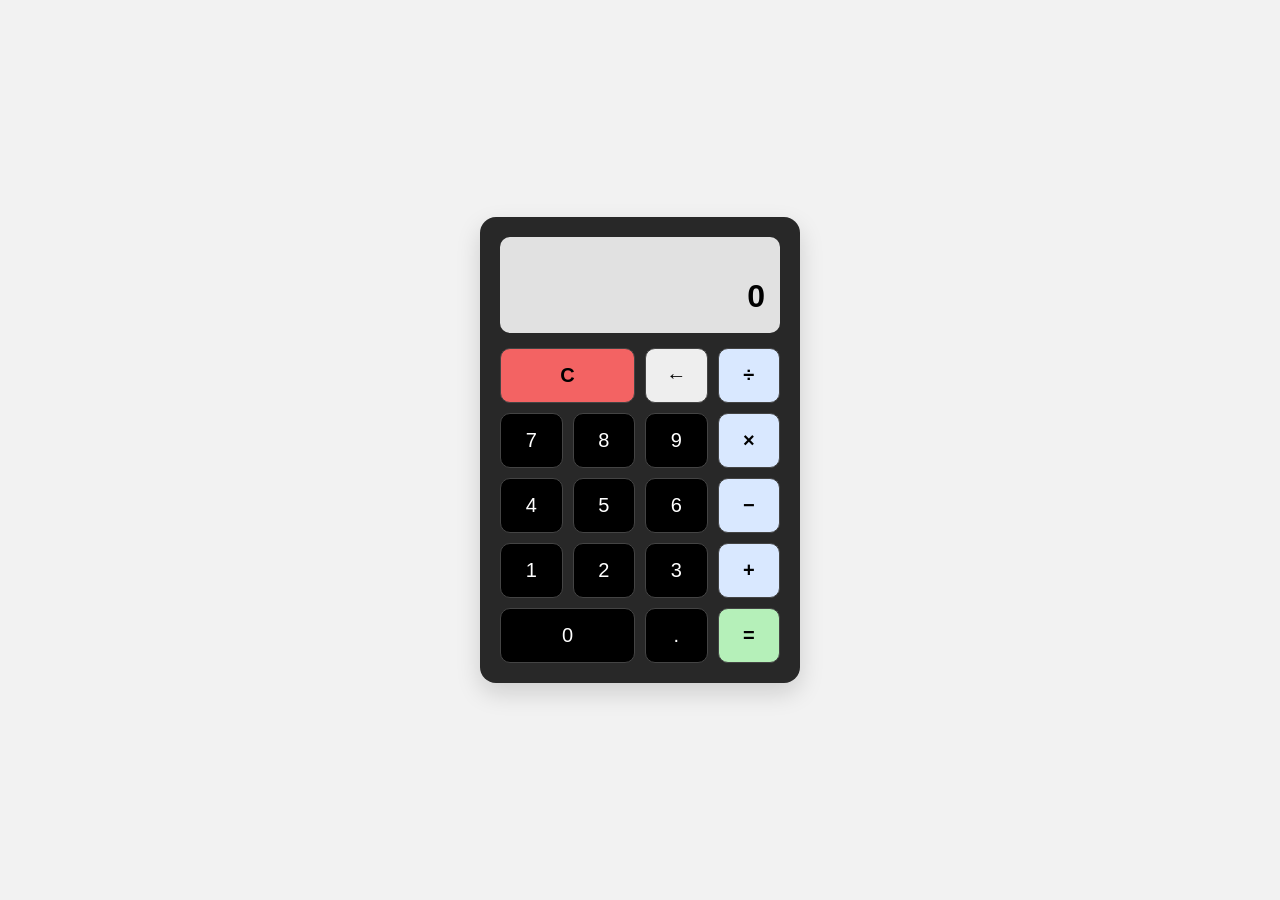
<file: WebDev-L2-Calculator/index.html>
<!DOCTYPE html>
<html lang="en">
<head>
    <meta charset="UTF-8">
    <meta name="viewport" content="width=device-width, initial-scale=1.0">
    <title>Calculator</title>
    <link rel="stylesheet" href="style.css">
</head>

<body>

    <main class="calculator">

        <div class="display">
            <div id="previous-number" aria-live="polite"></div>
            <div id="current-number" aria-live="polite" aria-atomic="true">0</div>
        </div>

        <div class="buttons">

            <button id="clear" class="span-two">C</button> 
            <button id="backspace" aria-label="Backspace">←</button>
            <button data-operator="/">÷</button>

            <button data-number="7">7</button>
            <button data-number="8">8</button>
            <button data-number="9">9</button>
            <button data-operator="*">×</button>

            <button data-number="4">4</button>
            <button data-number="5">5</button>
            <button data-number="6">6</button>
            <button data-operator="-">−</button>

            <button data-number="1">1</button>
            <button data-number="2">2</button>
            <button data-number="3">3</button>
            <button data-operator="+">+</button>

            <button data-number="0" class="span-two">0</button>
            <button id="decimal">.</button>
            <button id="equals">=</button>

        </div>
    </main>
    <script src="script.js"></script>

</body>
</html>
</file>
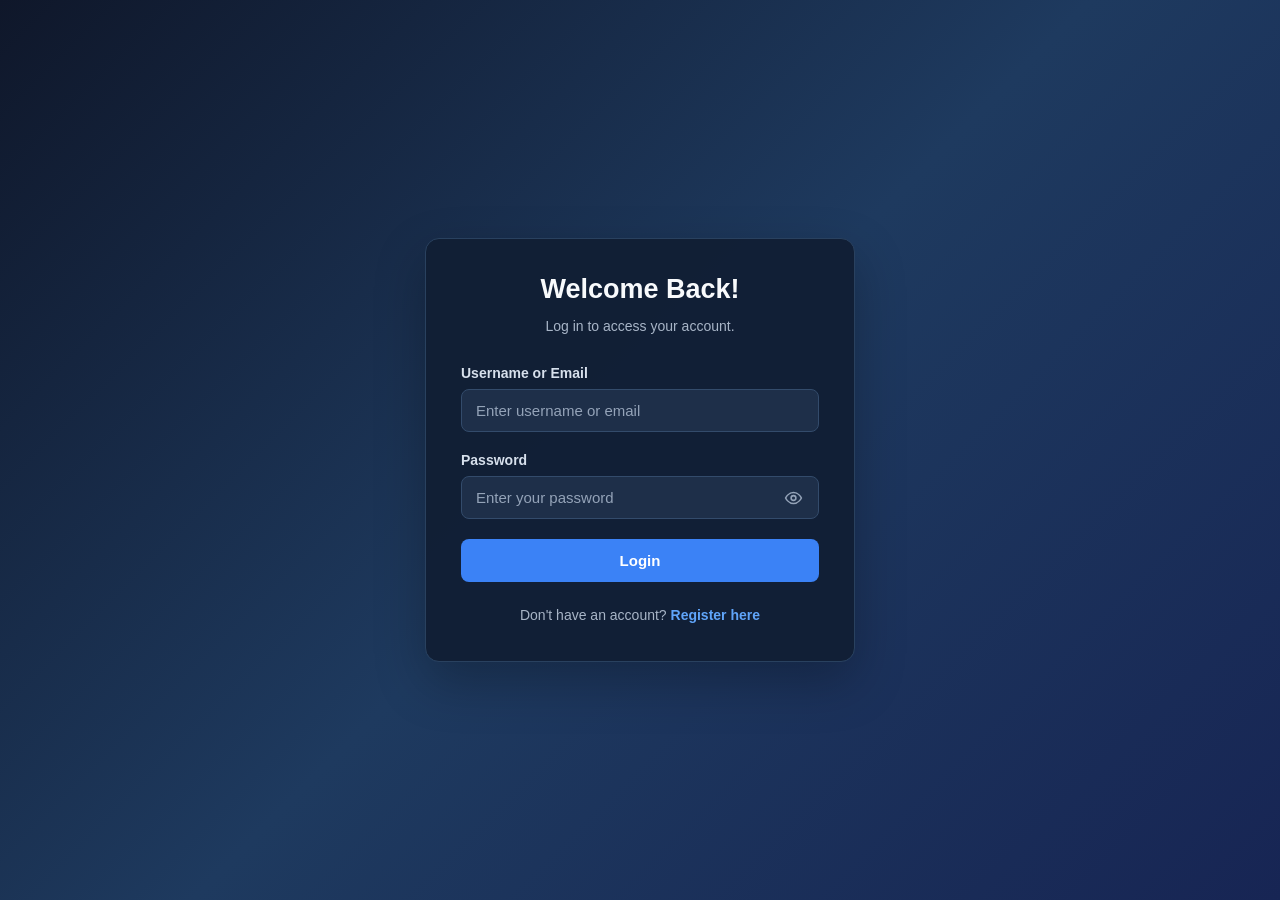
<file: WebDev-L2-LoginAuth/index.html>
<!DOCTYPE html>
<html lang="en">

<head>
    <meta charset="UTF-8">
    <meta name="viewport" content="width=device-width, initial-scale=1.0">

    <title>Login | Auth System</title>

    <link rel="stylesheet" href="style.css">
</head>

<body>

    <main class="auth-container">
        <section class="auth-card">

            <h1>Welcome Back!</h1>
            <p class="subtitle">Log in to access your account.</p>



            <form id="login-form">

                <div class="form-group">
                    <label for="login-username">Username or Email</label>

                    <input
                        type="text"
                        id="login-username"
                        placeholder="Enter username or email"
                        autocomplete="username"
                        required
                    >
                </div>

<div class="form-group">
    <label for="login-password">Password</label>

    <div class="password-field">
        <input
            type="password"
            id="login-password"
            placeholder="Enter your password"
            autocomplete="current-password"
            required
        >

        <button
            type="button"
            class="password-toggle"
            aria-label="Show password"
            aria-pressed="false"
        >
            <svg class="eye-icon" viewBox="0 0 24 24"
                 fill="none" stroke="currentColor"
                 stroke-width="2" stroke-linecap="round"
                 stroke-linejoin="round">

                <path d="M2 12s3.5-7 10-7 10 7 10 7-3.5 7-10 7-10-7-10-7z"/>
                <circle cx="12" cy="12" r="3"/>
            </svg>
        </button>
    </div>
</div>

                <button type="submit" class="primary-button">Login</button>

            </form>



            <p id="message" role="status" aria-live="polite"></p>

            <p class="switch-text">Don't have an account?
                <a href="register.html">Register here</a>
            </p>

        </section>

    </main>

    <script src="script.js"></script>

</body>

</html>
</file>
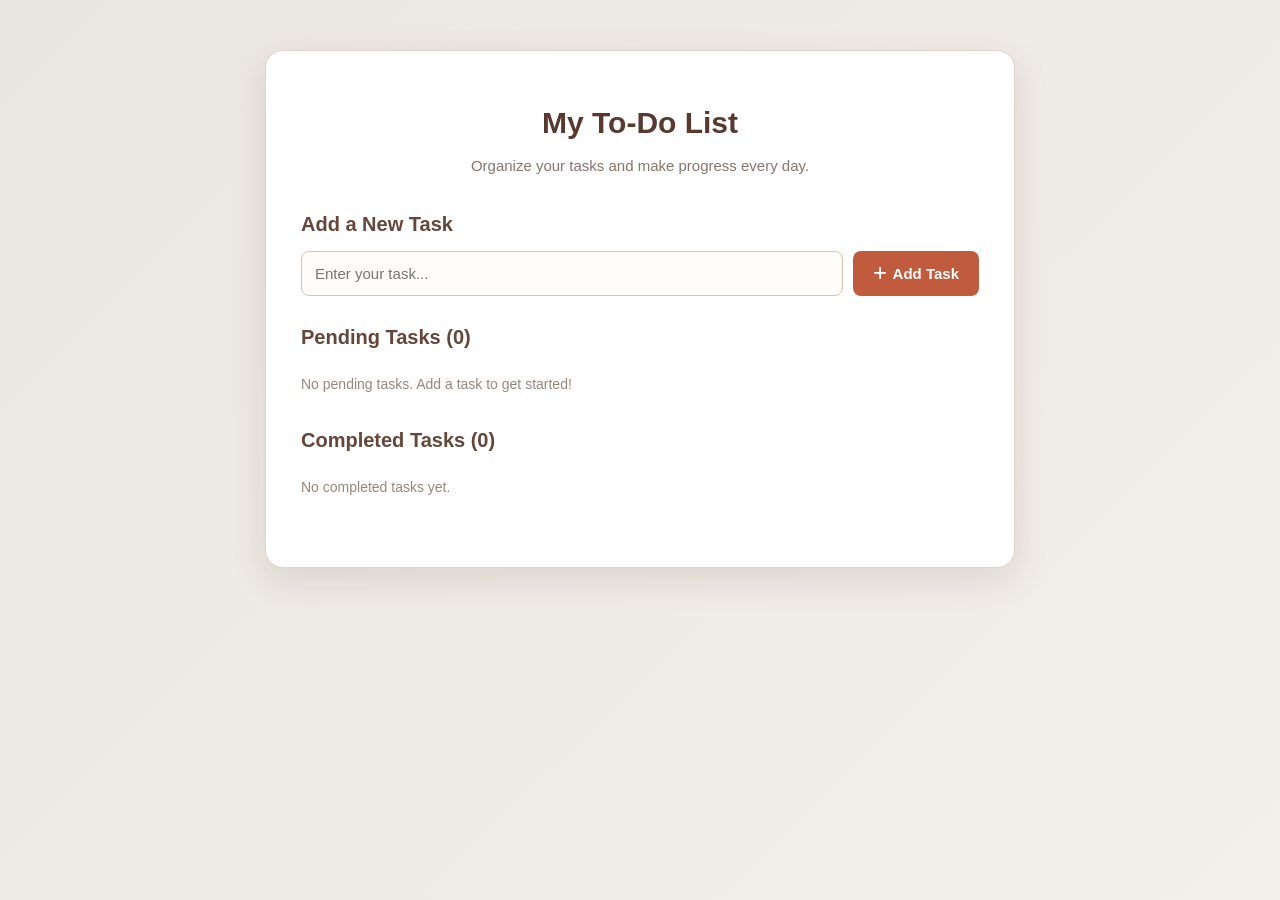
<file: WebDev-L2-ToDoApp/index.html>
<!DOCTYPE html>
<html lang="en">
<head>
    <meta charset="UTF-8">
    <meta name="viewport" content="width=device-width, initial-scale=1.0">

    <title>To-Do App</title>

    <link rel="stylesheet" href="https://cdnjs.cloudflare.com/ajax/libs/font-awesome/6.7.2/css/all.min.css">
    <link rel="stylesheet" href="style.css">
    <script src="script.js" defer></script>
</head>
<body>

    <main class="app">

        <!-- Header -->
        <header class="app-header">
            <h1>My To-Do List</h1>
            <p>Organize your tasks and make progress every day.</p>
        </header>

        <!-- Task Input -->
        <section class="task-input-section">
            <h2>Add a New Task</h2>

            <form id="task-form">
                <input
                    type="text"
                    id="task-input"
                    placeholder="Enter your task..."
                    aria-label="Enter a new task"
                    autocomplete="off"
                >

                <button type="submit">
                    <i class="fa-solid fa-plus" aria-hidden="true"></i>
                    <span>Add Task</span>
                </button>
            </form>

            <p id="input-error" class="input-error" role="alert"></p>
        </section>

        <!-- Pending Tasks -->
        <section class="tasks-section">
            <h2>Pending Tasks (<span id="pending-count">0</span>)</h2>

            <ul id="pending-list"></ul>
             <p id="pending-empty-message">No pending tasks. Add a task to get started!</p>
        </section>

        <!-- Completed Tasks -->
        <section class="tasks-section">
            <h2>Completed Tasks (<span id="completed-count">0</span>)</h2>

            <ul id="completed-list"></ul>
            <p id="completed-empty-message">No completed tasks yet.</p>
        </section>

    </main>

</body>
</html>
</file>
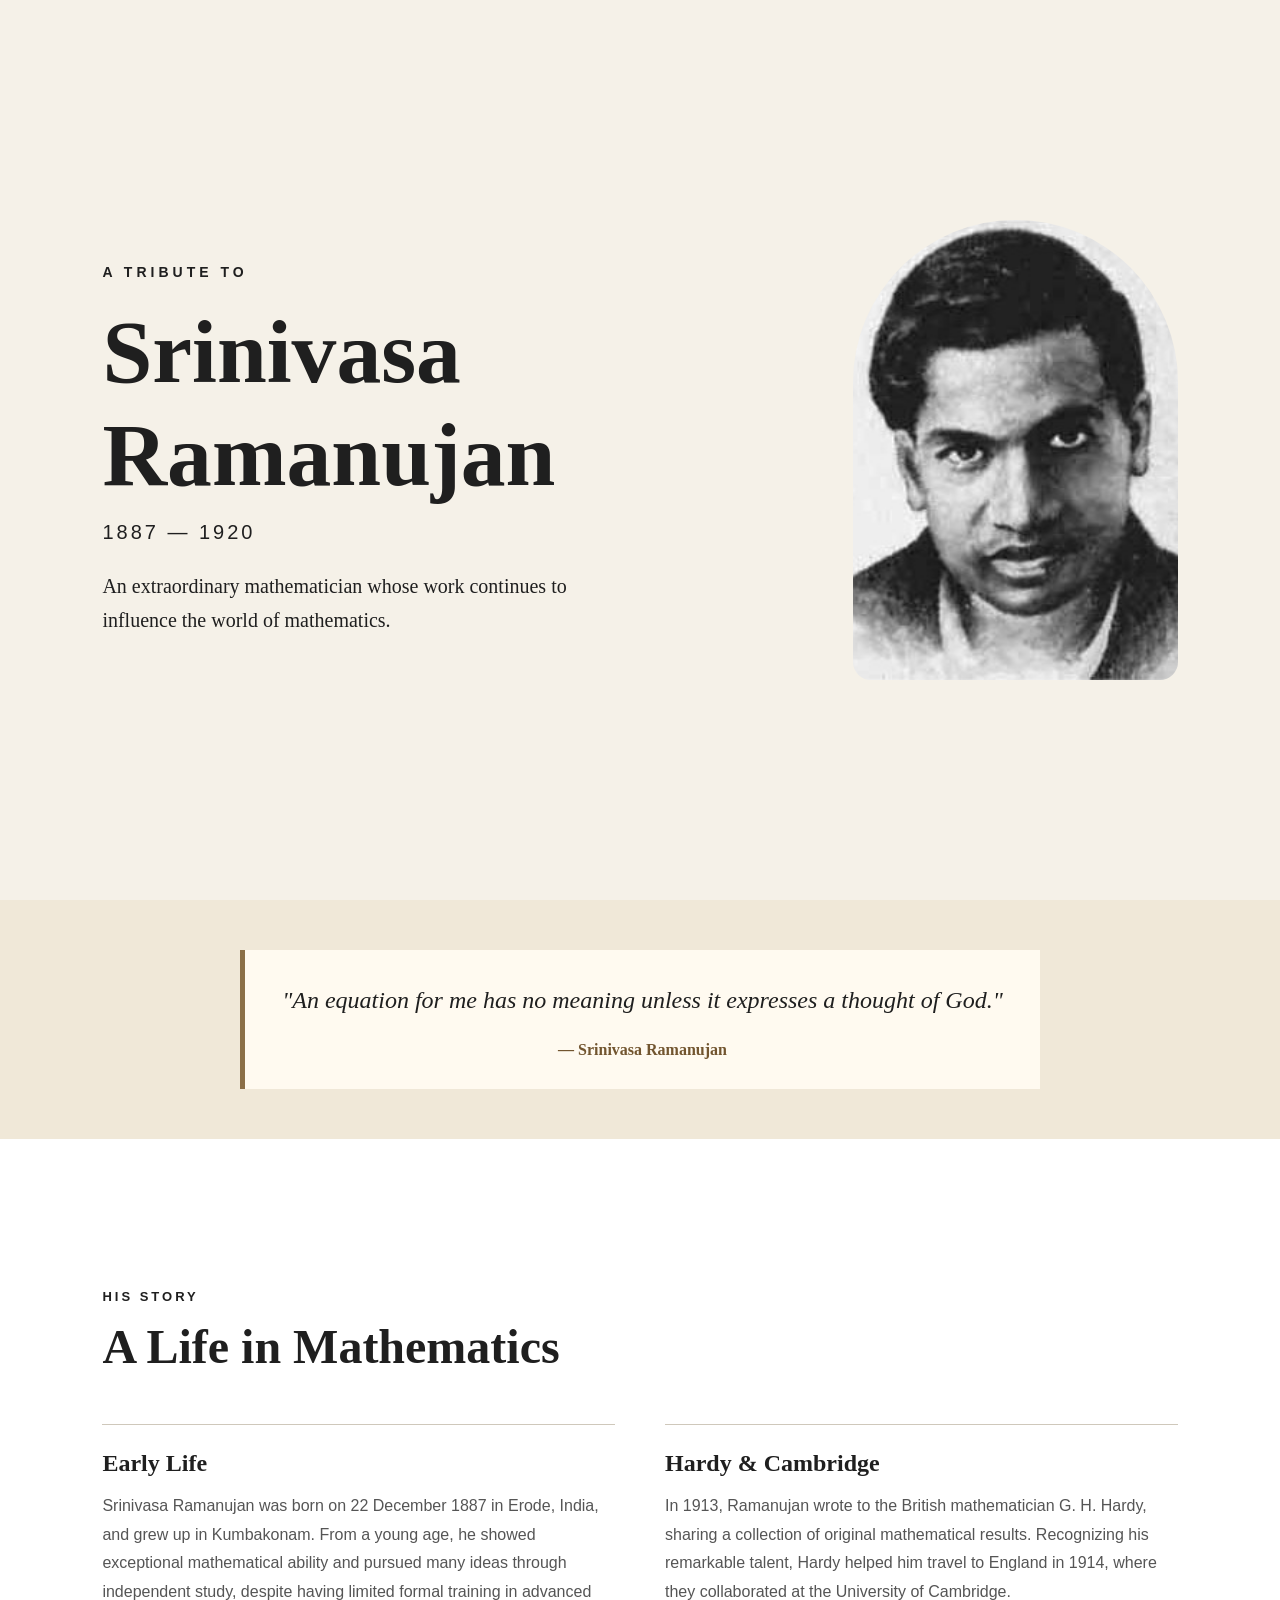
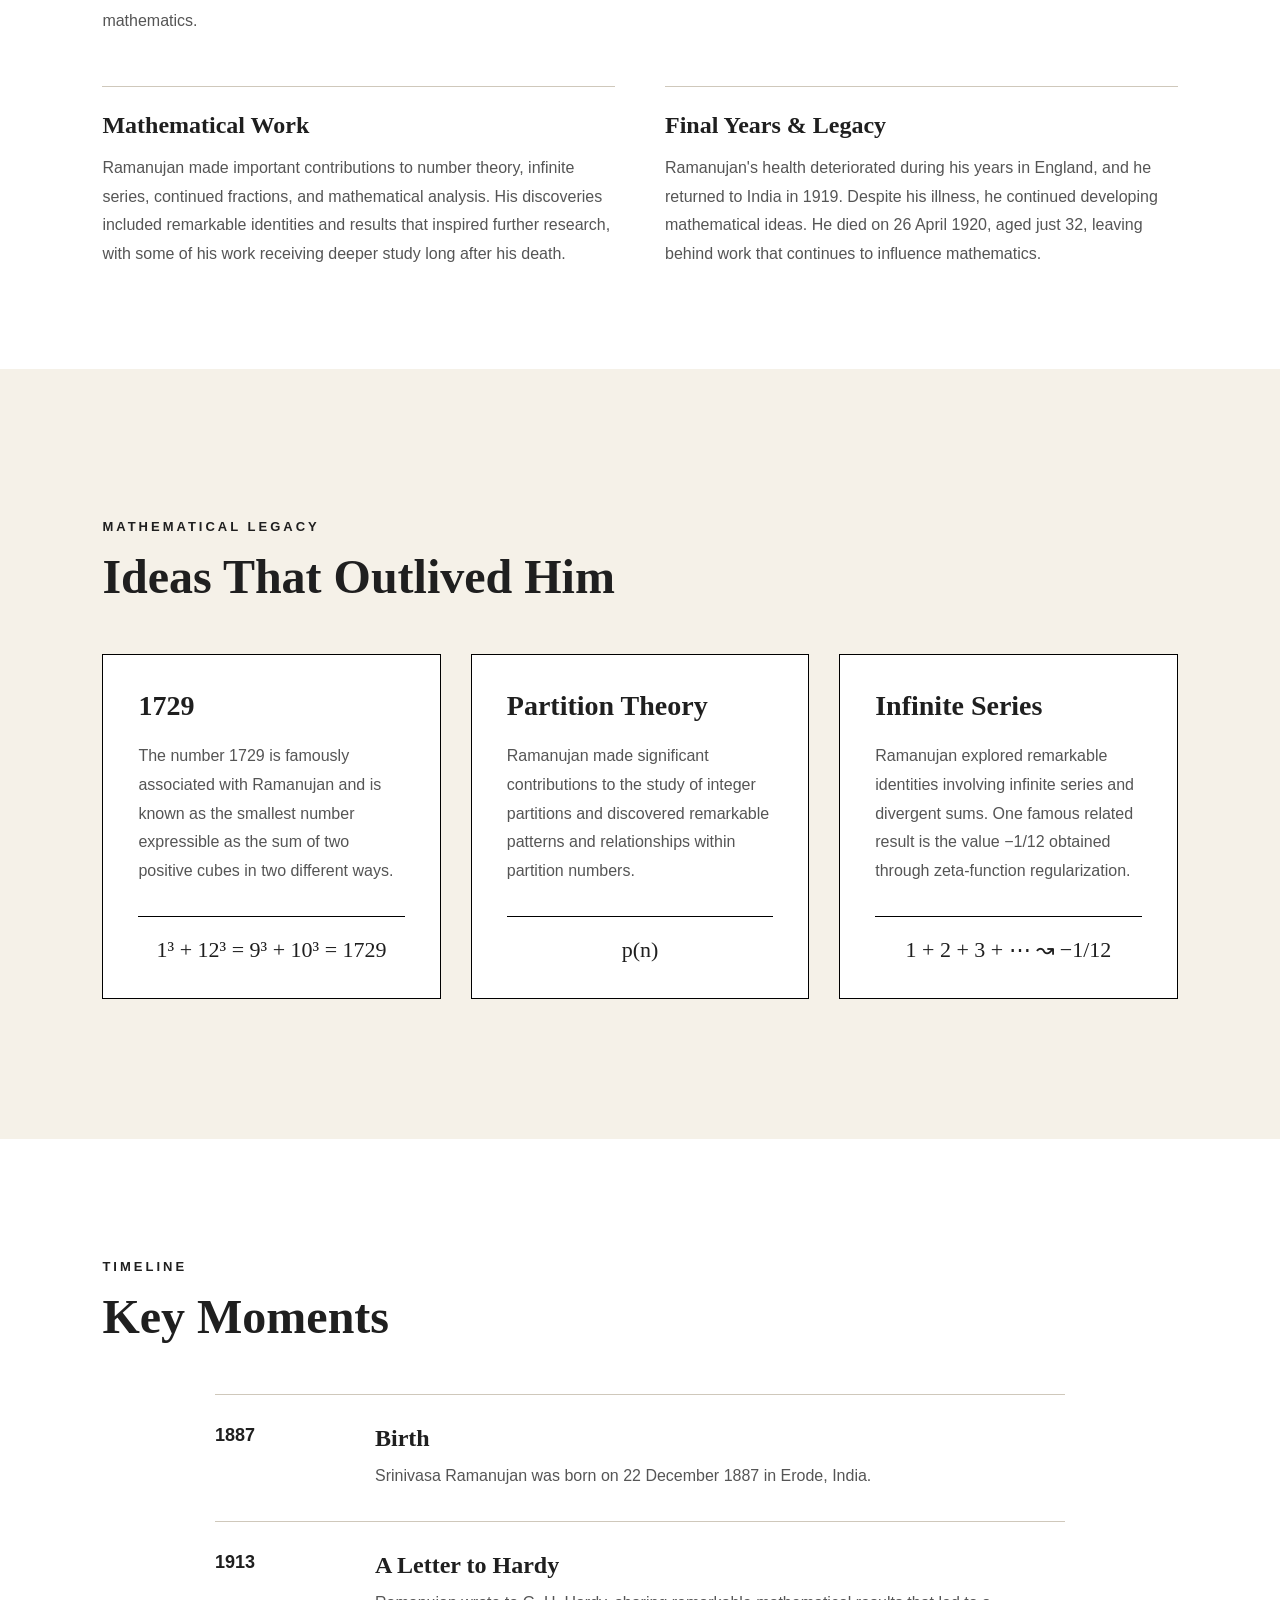
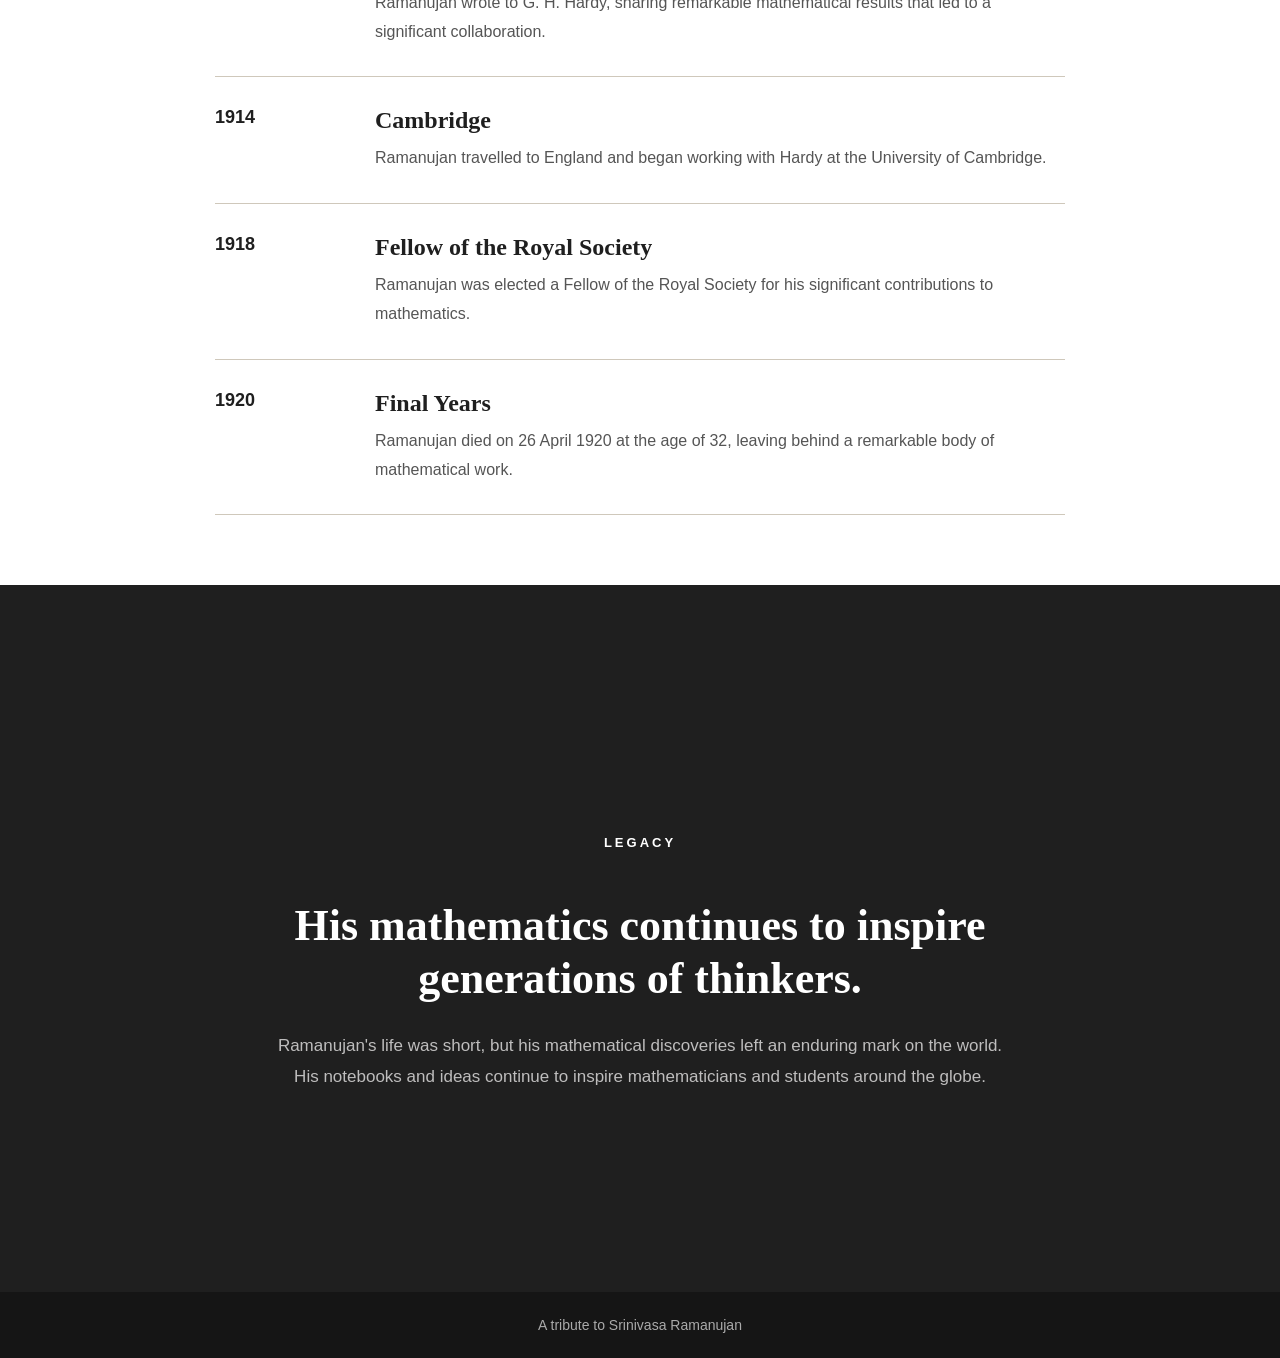
<file: WebDev-L2-TributePage/index.html>
<!DOCTYPE html>
<html lang="en">
<head>
    <meta charset="UTF-8">
    <meta name="viewport" content="width=device-width, initial-scale=1.0">

    <title>A Tribute to Srinivasa Ramanujan</title>

    <link rel="stylesheet" href="style.css">
</head>

<body>

    <main>

        <!-- Hero Section -->
        <section class="hero">
            <div class="hero-content">

                <p class="hero-label">A TRIBUTE TO</p>
                <h1>Srinivasa Ramanujan</h1>
                <p class="hero-years">1887 — 1920</p>
                <p class="hero-description">An extraordinary mathematician whose work continues to influence the world of mathematics.</p>

            </div>

            <div class="hero-image">
                <img src="images/ramanujan.jpeg" alt="Portrait of Srinivasa Ramanujan">
            </div>
        </section>

        <section class="quote-section">
             <blockquote>
                 <p>
                    "An equation for me has no meaning unless it expresses a thought of God."
                 </p>
                 <cite>— Srinivasa Ramanujan</cite>
             </blockquote>
        </section>

        <!-- Story Section -->
        <section class="story">

              <div class="section-heading">
                  <p class="section-label">HIS STORY</p>
                  <h2>A Life in Mathematics</h2>
              </div>

        <div class="story-content">

        <article class="story-item">
            <h3>Early Life</h3>
            <p>
                Srinivasa Ramanujan was born on 22 December 1887 
                in Erode, India, and grew up in Kumbakonam. From a 
                young age, he showed exceptional mathematical ability 
                and pursued many ideas through independent study, 
                despite having limited formal training in advanced 
                mathematics.
            </p>
        </article>

        <article class="story-item">
            <h3>Hardy & Cambridge</h3>
            <p>
                In 1913, Ramanujan wrote to the British mathematician 
                G. H. Hardy, sharing a collection of original 
                mathematical results. Recognizing his remarkable 
                talent, Hardy helped him travel to England in 1914, 
                where they collaborated at the University of Cambridge.
            </p>
        </article>

        <article class="story-item">
            <h3>Mathematical Work</h3>
            <p>
                Ramanujan made important contributions to number 
                theory, infinite series, continued fractions, and 
                mathematical analysis. His discoveries included 
                remarkable identities and results that inspired 
                further research, with some of his work receiving 
                deeper study long after his death.
            </p>
        </article>

        <article class="story-item">
            <h3>Final Years & Legacy</h3>
            <p>
                Ramanujan's health deteriorated during his years 
                in England, and he returned to India in 1919. 
                Despite his illness, he continued developing 
                mathematical ideas. He died on 26 April 1920, 
                aged just 32, leaving behind work that continues 
                to influence mathematics.
            </p>
        </article>
        </div>

        </section>



<!-- Mathematical Legacy Section -->
<section class="legacy">

    <div class="section-heading">
        <p class="section-label">MATHEMATICAL LEGACY</p>
        <h2>Ideas That Outlived Him</h2>
    </div>

    <div class="legacy-content">

        <article class="legacy-item">
            <h3>1729</h3>

            <p>
                The number 1729 is famously associated with
                Ramanujan and is known as the smallest number
                expressible as the sum of two positive cubes in
                two different ways.
            </p>

            <div class="math-example">
                1³ + 12³ = 9³ + 10³ = 1729
            </div>
        </article>


        <article class="legacy-item">
            <h3>Partition Theory</h3>

            <p>
                Ramanujan made significant contributions to the
                study of integer partitions and discovered
                remarkable patterns and relationships within
                partition numbers.
            </p>

            <div class="math-example">
                p(n)
            </div>
        </article>


        <article class="legacy-item">
            <h3>Infinite Series</h3>

            <p>
                Ramanujan explored remarkable identities involving 
                infinite series and divergent sums. One famous 
                related result is the value −1/12 obtained through
                 zeta-function regularization.
            </p>

            <div class="math-example">
                1 + 2 + 3 + ⋯  ↝  −1/12
            </div>
        </article>
    </div>
</section>
        



<!-- Timeline Section -->
<section class="timeline-section">

    <div class="section-heading">
        <p class="section-label">TIMELINE</p>
        <h2>Key Moments</h2>
    </div>

    <div class="timeline">

        <article class="timeline-item">
            <span class="timeline-year">1887</span>

            <div class="timeline-text">
                <h3>Birth</h3>
                <p>
                    Srinivasa Ramanujan was born on 22 December
                    1887 in Erode, India.
                </p>
            </div>
        </article>


        <article class="timeline-item">
            <span class="timeline-year">1913</span>

            <div class="timeline-text">
                <h3>A Letter to Hardy</h3>
                <p>
                    Ramanujan wrote to G. H. Hardy, 
                    sharing remarkable mathematical results that led 
                    to a significant collaboration.
                </p>
            </div>
        </article>


        <article class="timeline-item">
            <span class="timeline-year">1914</span>

            <div class="timeline-text">
                <h3>Cambridge</h3>
                <p>
                    Ramanujan travelled to England and began
                    working with Hardy at the University of
                    Cambridge.
                </p>
            </div>
        </article>


        <article class="timeline-item">
            <span class="timeline-year">1918</span>

            <div class="timeline-text">
                <h3>Fellow of the Royal Society</h3>
                <p>
                    Ramanujan was elected a Fellow of the Royal
                    Society for his significant contributions
                    to mathematics.
                </p>
            </div>
        </article>


        <article class="timeline-item">
            <span class="timeline-year">1920</span>

            <div class="timeline-text">
                <h3>Final Years</h3>
                <p>
                    Ramanujan died on 26 April 1920 at the age
                    of 32, leaving behind a remarkable body of
                    mathematical work.
                </p>
            </div>
        </article>

    </div>
</section>



<!-- Closing Section -->
<section class="closing">

    <div class="closing-content">

        <p class="section-label">LEGACY</p>
        <h2>
            His mathematics continues to inspire
            generations of thinkers.
        </h2>
        <p class="closing-text">
            Ramanujan's life was short, but his mathematical
            discoveries left an enduring mark on the world.
            His notebooks and ideas continue to inspire
            mathematicians and students around the globe.
        </p>

    </div>
</section>



<!-- Footer -->
<footer class="footer">

    <p>A tribute to Srinivasa Ramanujan</p>

</footer>



    </main>

</body>
</html>
</file>
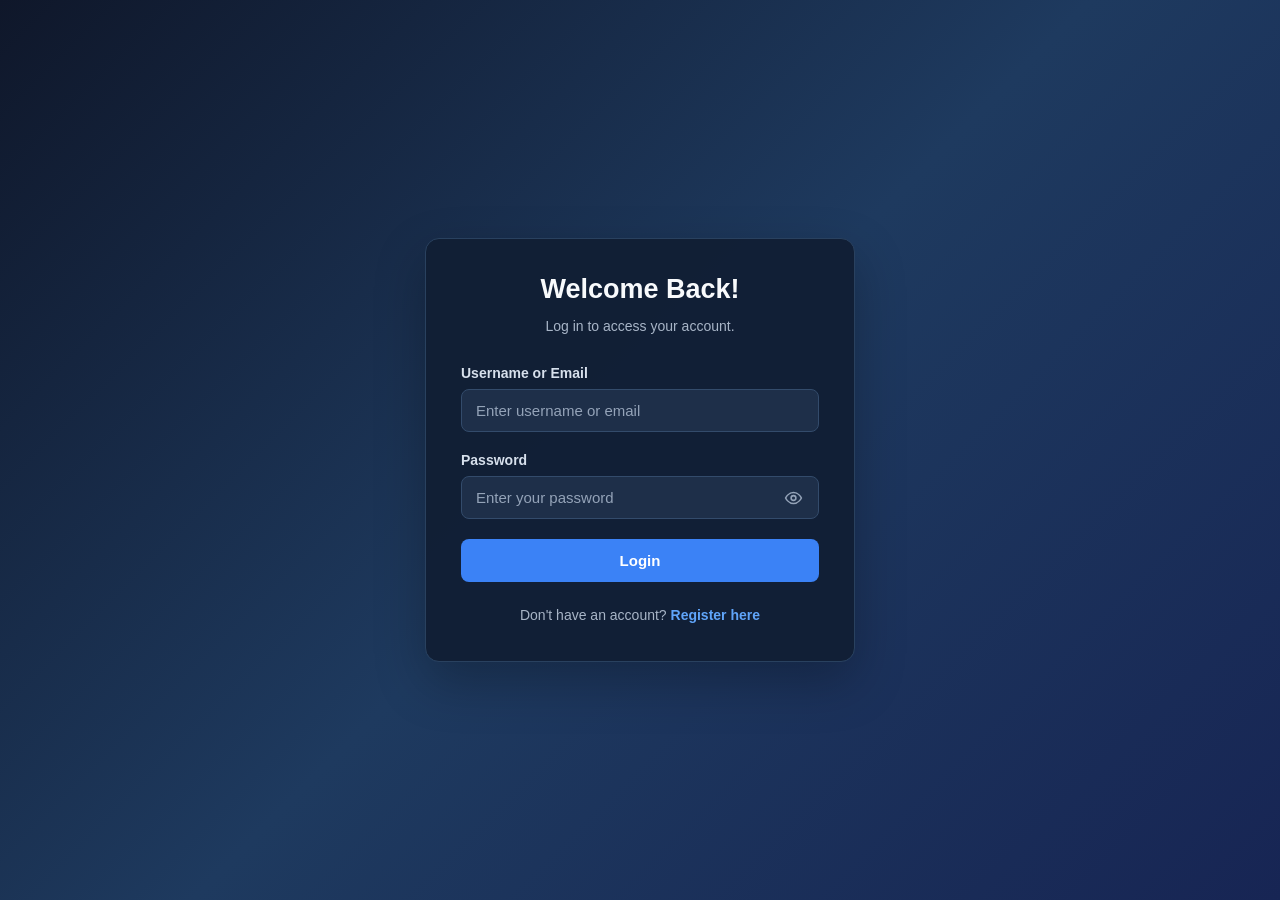
<file: WebDev-L2-LoginAuth/dashboard.html>
<!DOCTYPE html>
<html lang="en">
<head>
    <meta charset="UTF-8">
    <meta name="viewport" content="width=device-width, initial-scale=1.0">
    <title>Dashboard | Auth System</title>
    <link rel="stylesheet" href="style.css">
</head>
<body>

    <main class="auth-container">
        <section class="auth-card dashboard-card">

    <p class="dashboard-label">ACCOUNT OVERVIEW</p>

    <h1>Welcome back, <span id="user-name">User</span>!</h1>

    <p class="subtitle">
        You have successfully logged in to your account.
    </p>

    <div class="dashboard-content">

        <h2>Account Information</h2>

        <div class="info-row">
            <span>Username</span>
            <strong id="account-username">User</strong>
        </div>

        <div class="info-row">
            <span>Account Status</span>
            <strong class="status-active">Active</strong>
        </div>

        <div class="info-row">
            <span>Authentication</span>
            <strong>Logged In</strong>
        </div>

    </div>

    <div class="dashboard-security">
        <h3>Security Overview</h3>
        <p>
            Your password is hashed before being stored in browser storage.
            Your dashboard is accessible only during an active login session.
        </p>
    </div>

    <button type="button" id="logout-button" class="primary-button">
        Logout
    </button>

</section>
    </main>

    <script src="script.js"></script>

</body>
</html>
</file>
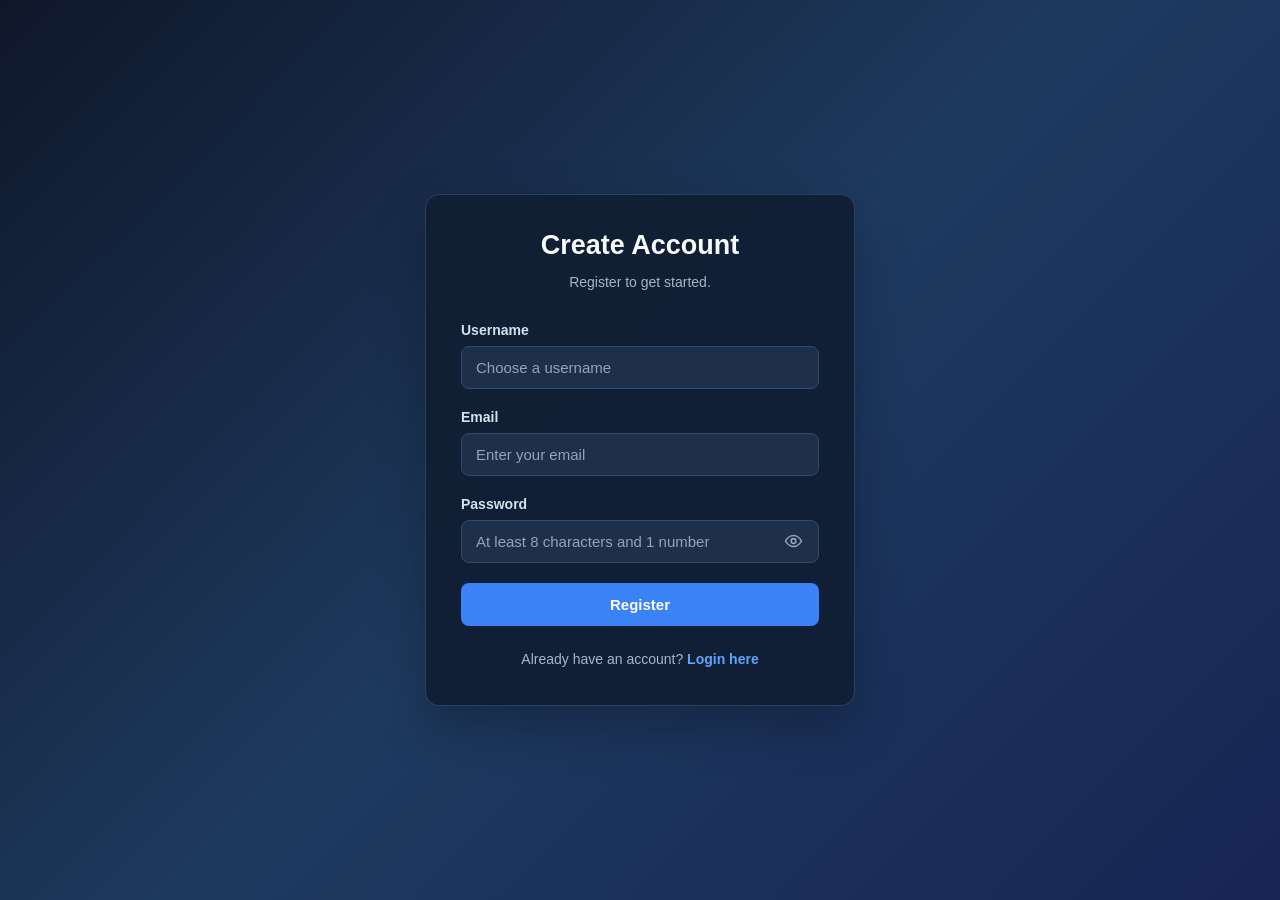
<file: WebDev-L2-LoginAuth/register.html>
<!DOCTYPE html>
<html lang="en">
<head>
    <meta charset="UTF-8">
    <meta name="viewport" content="width=device-width, initial-scale=1.0">
    <title>Register | Auth System</title>
    <link rel="stylesheet" href="style.css">
</head>
<body>

    <main class="auth-container">
        <section class="auth-card">

            <h1>Create Account</h1>
            <p class="subtitle">Register to get started.</p>



            <form id="register-form">

                <div class="form-group">
                    <label for="register-username">Username</label>
                    <input
                        type="text"
                        id="register-username"
                        placeholder="Choose a username"
                        required
                    >
                </div>

                <div class="form-group">
                    <label for="register-email">Email</label>
                    <input
                        type="email"
                        id="register-email"
                        placeholder="Enter your email"
                        required
                    >
                </div>

                <div class="form-group">
    <label for="register-password">Password</label>

    <div class="password-field">
        <input
            type="password"
            id="register-password"
            placeholder="At least 8 characters and 1 number"
            required
        >

        <button
            type="button"
            class="password-toggle"
            aria-label="Show password"
            aria-pressed="false"
        >
            <svg class="eye-icon" viewBox="0 0 24 24"
                 fill="none" stroke="currentColor"
                 stroke-width="2" stroke-linecap="round"
                 stroke-linejoin="round">

                <path d="M2 12s3.5-7 10-7 10 7 10 7-3.5 7-10 7-10-7-10-7z"/>
                <circle cx="12" cy="12" r="3"/>
            </svg>
        </button>
    </div>
</div>

                <button type="submit" class="primary-button">Register</button>

            </form>



            <p id="message" role="status" aria-live="polite"></p>

            <p class="switch-text">Already have an account?
                <a href="index.html">Login here</a>
            </p>

        </section>
    </main>

    <script src="script.js"></script>

</body>
</html>
</file>
<file: WebDev-L2-Calculator/style.css>
* {
    box-sizing: border-box;
    margin: 0;
    padding: 0;
}

body {
    min-height: 100vh;
    display: flex;
    padding: 16px;
    justify-content: center;
    align-items: center;
    font-family: Arial, sans-serif;
    background-color: #f2f2f2;
}

.calculator
{
    width: 320px;
    max-width: 100%;
    padding: 20px;
    border-radius: 16px;
    background-color: #282828;
    box-shadow: 0 10px 25px rgba(0, 0, 0, 0.15);
}



.display
{
    width: 100%;
    min-width: 0;
    min-height: 90px;
    padding: 15px;
    margin-bottom: 15px;
    display: flex;
    flex-direction: column;
    justify-content: flex-end;
    align-items: flex-end;
    border-radius: 10px;
    background-color: #e1e1e1;
    overflow: hidden;
}

#previous-number
{
    min-height: 24px;
    font-size: 16px;
    color: #535353;
}


#current-number {
max-width: 100%;
min-width: 0;
font-weight: bold;
overflow-wrap: anywhere;
font-size: clamp(1.4rem, 6vw, 2rem);
line-height: 1.3;
}

#current-number.error-message {
font-size: 20px !important;
}








.buttons
{
    display: grid;
    grid-template-columns: repeat(4, 1fr);       /* 4 equal width columns */
    gap: 10px;
}

button
{
    min-height: 55px;
    border: 1px solid #444;
    border-radius: 10px;
    font-size: 20px;
    cursor: pointer;
    background-color: #000000;
    color: #ffffff;
}

button:hover
{
    background-color: #5f5f5f;
}

button:active
{
    transform: scale(0.90);   /* Slightly shrink the button when clicked */
}

.span-two
{
    grid-column: span 2;
}

button:focus-visible {
    outline: 3px solid #4c9ffe;
    outline-offset: 3px;
    position: relative;
    z-index: 1;
}




/* Button Styles */

button[data-operator] 
{
    background-color: #d9e8ff;
    font-weight: bold;
    color: #000000;
}

#clear
{
    background-color: #f36363;
    font-weight: bold;
    color: #000000;
}

#equals
{
    background-color: #b5f0b9;
    font-weight: bold;
    color: #000000;
}

#backspace 
{
    background-color: #eeeeee;
    font-weight: bold;
    color: #000000;
}





/* Responsive Design */
@media (max-width: 400px)
{
    .calculator 
    {
        width: 90%;
        padding: 15px;
    }

    button 
    {
        min-height: 50px;
    }
}

@media (prefers-reduced-motion: reduce) {
    button:active {
        transform: none;
    }
}
</file>
<file: WebDev-L2-LoginAuth/style.css>
/* ========================================
   1. GLOBAL RESET
======================================== */

* {
    margin: 0;
    padding: 0;
    box-sizing: border-box;
}


/* ========================================
   2. PAGE BACKGROUND
======================================== */

body {
    font-family: Arial, Helvetica, sans-serif;
    background: linear-gradient(135deg, #0F172A, #1E3A5F, #172554);
    min-height: 100vh;
    min-height: 100dvh;

    display: flex;
    justify-content: center;
    align-items: center;

    padding: 20px;
    color: #F8FAFC;
}


/* ========================================
   3. MAIN CONTAINER
======================================== */

.auth-container {
    width: 100%;
    max-width: 430px;
}


/* ========================================
   4. AUTHENTICATION CARD
======================================== */

.auth-card {
    width: 100%;
    background: rgba(17, 31, 53, 0.96);

    padding: 35px;
    border-radius: 14px;

    border: 1px solid #29415F;

    box-shadow: 0 20px 50px rgba(0, 0, 0, 0.25);
}


/* ========================================
   5. HEADINGS
======================================== */

.auth-card h1 {
    font-size: 27px;
    font-weight: 700;
    text-align: center;

    margin-bottom: 10px;
    color: #F8FAFC;
}

.subtitle {
    text-align: center;
    color: #A8B5C7;

    font-size: 14px;
    line-height: 1.6;

    margin-bottom: 28px;
}


/* ========================================
   6. FORM GROUPS
======================================== */

.form-group {
    margin-bottom: 20px;
}

.form-group label {
    display: block;

    font-size: 14px;
    font-weight: 600;

    margin-bottom: 8px;
    color: #D7E0EC;
}

.form-group input {
    width: 100%;
    padding: 12px 14px;

    border: 1px solid #334B6B;
    border-radius: 8px;

    font-family: inherit;
    font-size: 15px;

    color: #F8FAFC;
    background-color: #1E2F49;

    outline: none;

    transition: border-color 0.2s, box-shadow 0.2s;
}

.form-group input::placeholder {
    color: #94A3B8;
}

.form-group input:focus {
    border-color: #3B82F6;

    box-shadow: 0 0 0 3px rgba(59, 130, 246, 0.18);
}

/* PASSWORD VISIBILITY TOGGLE */

.password-field {
    position: relative;
}

.password-field input {
    padding-right: 45px;
}

.password-toggle {
    position: absolute;
    right: 12px;
    top: 50%;
    transform: translateY(-50%);

    display: flex;
    align-items: center;
    justify-content: center;

    padding: 4px;
    border: none;
    background: transparent;

    color: #94A3B8;
    cursor: pointer;
}

.password-toggle:hover {
    color: #F8FAFC;
}

.password-toggle:focus-visible {
    outline: 2px solid #60A5FA;
    border-radius: 4px;
}

.eye-icon {
    width: 19px;
    height: 19px;
    pointer-events: none;
}


/* ========================================
   7. PRIMARY BUTTON
======================================== */

.primary-button {
    width: 100%;
    padding: 13px;

    border: none;
    border-radius: 8px;

    background: #3B82F6;
    color: #FFFFFF;

    font-family: inherit;
    font-size: 15px;
    font-weight: 600;

    cursor: pointer;

    transition: background-color 0.2s, transform 0.2s;
}

.primary-button:hover {
    background: #2563EB;
    transform: translateY(-1px);
}

.primary-button:active {
    transform: translateY(0);
}

.primary-button:focus-visible {
    outline: 3px solid rgba(96, 165, 250, 0.6);
    outline-offset: 3px;
}


/* ========================================
   8. LOGIN AND REGISTER LINKS
======================================== */

.switch-text {
    text-align: center;

    margin-top: 22px;

    font-size: 14px;
    line-height: 1.6;

    color: #A8B5C7;
}

.switch-text a {
    color: #60A5FA;

    text-decoration: none;
    font-weight: 600;
}

.switch-text a:hover {
    color: #93C5FD;
    text-decoration: underline;
}


/* ========================================
   9. SUCCESS AND ERROR MESSAGES
======================================== */

#message {
    margin-top: 15px;
    font-size: 14px;
    line-height: 1.5;
    text-align: center;
    overflow-wrap: anywhere;
}

#message.success {
    color: #4ADE80;
}

#message.error {
    color: #F87171;
}

/* ========================================
   10. DASHBOARD
======================================== */

.dashboard-card {
    max-width: 480px;
}

.dashboard-label {
    text-align: center;
    color: #60A5FA;
    font-size: 12px;
    font-weight: 700;
    letter-spacing: 2px;
    margin-bottom: 15px;
}

.dashboard-card h1 {
    font-size: 25px;
    overflow-wrap: anywhere;
}

.dashboard-card .subtitle {
    margin-bottom: 25px;
}

.dashboard-content {
    background-color: #1A2B43;
    border: 1px solid #29415F;
    border-radius: 9px;
    padding: 20px;
    margin-bottom: 18px;
    color: #D7E0EC;
}

.dashboard-content h2 {
    font-size: 17px;
    margin-bottom: 18px;
    color: #F8FAFC;
}

.info-row {
    display: flex;
    justify-content: space-between;
    align-items: center;
    gap: 12px;
    padding: 12px 0;
    border-bottom: 1px solid #334B6B;
    font-size: 14px;
}

.info-row:last-child {
    border-bottom: none;
}

.info-row span {
    color: #A8B5C7;
}

.info-row strong {
    text-align: right;
    overflow-wrap: anywhere;
}

#user-name,
#account-username {
    color: #60A5FA;
}

.status-active {
    color: #4ADE80;
}

.dashboard-security {
    background-color: rgba(59, 130, 246, 0.08);
    border: 1px solid #29415F;
    border-radius: 9px;
    padding: 17px;
    margin-bottom: 22px;
}

.dashboard-security h3 {
    font-size: 15px;
    color: #60A5FA;
    margin-bottom: 8px;
}

.dashboard-security p {
    font-size: 13px;
    line-height: 1.7;
    color: #A8B5C7;
}


/* ========================================
   11. LOGOUT BUTTON
======================================== */

#logout-button {
    background-color: #E04455;
}

#logout-button:hover {
    background-color: #C52F43;

    box-shadow: 0 4px 12px rgba(224, 68, 85, 0.2);
}


/* ========================================
   12. RESPONSIVE DESIGN
======================================== */

@media (max-width: 480px) {
    body {
        padding: 15px;
    }

    .auth-card {
        padding: 28px 22px;
        border-radius: 12px;
    }

    .auth-card h1 {
        font-size: 24px;
    }

    .subtitle {
        margin-bottom: 24px;
    }

    .form-group input {
        font-size: 16px;
    }
}
</file>
<file: WebDev-L2-ToDoApp/style.css>
/* Basic page settings */
* {
  box-sizing: border-box;
  }

body {
    margin: 0;
    padding: 50px 20px;
    font-family: Arial, sans-serif;
    background: linear-gradient(135deg, #EAE6E1, #F3EFEB);
    color: #423832;
    min-height: 100vh;
}

/* Main application */
.app {
    max-width: 750px;
    margin: 0 auto;
    padding: 35px;
    background-color: #FFFFFF;
    border: 1px solid #E8D2C5;
    border-radius: 18px;
    box-shadow: 0 12px 35px rgba(91, 62, 48, 0.13);
}

/* Header */
.app-header {
    text-align: center;
    margin-bottom: 35px;
}

.app-header h1 {
    font-size: 30px;
    margin-bottom: 10px;
    color: #59382E;
}

.app-header p {
    color: #88766C;
    font-size: 15px;
    line-height: 1.5;
}

/* Task input section */
.task-input-section {
    margin-bottom: 30px;
}

.task-input-section h2,
.tasks-section h2 {
    font-size: 20px;
    margin-bottom: 15px;
    color: #654638;
}

/* Input form */
#task-form {
    display: flex;
    gap: 10px;
}

#task-input {
    flex: 1;
    min-width: 0;
    padding: 13px;
    font-size: 15px;
    color: #423832;
    background-color: #FFFCF9;
    border: 1px solid #DCC2B2;
    border-radius: 8px;
    outline: none;
}

#task-input:focus {
    border-color: #C05B3D;
    box-shadow: 0 0 0 3px rgba(192, 91, 61, 0.15);
}

/* Add task button */
#task-form button {
    padding: 13px 20px;
    border: none;
    border-radius: 8px;
    background-color: #C05B3D;
    color: white;
    font-size: 15px;
    font-weight: 600;
    cursor: pointer;
}

#task-form button:hover {
    background-color: #A84931;
}

/* Task sections */
.tasks-section {
    margin-bottom: 25px;
}

.tasks-section ul {
    list-style: none;
    padding: 0;
    margin: 0;
}

.tasks-section li {
    padding: 14px;
    margin-bottom: 10px;
    background-color: #FFF8F1;
    border: 1px solid #F0DFD2;
    border-radius: 8px;
}

/* Empty-list messages */
#pending-empty-message,
#completed-empty-message {
    color: #96877E;
    font-size: 14px;
    padding: 12px 0;
}

/* Task item layout */
.task-item {
    display: flex;
    align-items: center;
    justify-content: space-between;
    gap: 10px;
    transition: background-color 0.2s ease;
}

.task-item:hover {
    background-color: #FBEDE3;
}

/* Task text */
.task-text {
    flex: 1;
    overflow-wrap: anywhere;
    color: #493A33;
}

/* Task action buttons layout */
.task-actions {
    display: flex;
    gap: 8px;
    flex-wrap: wrap;
}

.task-actions button {
    padding: 8px 11px;
    border: none;
    border-radius: 6px;
    cursor: pointer;
    color: white;
    font-size: 13px;
    font-weight: 600;
    transition: background-color 0.2s, transform 0.2s;
}

.task-actions button:hover {
    transform: translateY(-1px);
}

/* Task details */
.task-details {
    flex: 1;
    min-width: 0;
    display: flex;
    flex-direction: column;
    gap: 5px;
}

/* Task timestamp */
.task-timestamp {
    color: #96877E;
    font-size: 12px;
}

/* Task buttons */
.complete-button {
    background-color: #47845A;
}

.complete-button:hover {
    background-color: #356B46;
}

.edit-button {
    background-color: #54799B;
}

.edit-button:hover {
    background-color: #3E6385;
}

.undo-button {
    background-color: #98705A;
}

.undo-button:hover {
    background-color: #79553F;
}

.delete-button {
    background-color: #D65F59;
}

.delete-button:hover {
    background-color: #B94742;
}

/* Completed task appearance */
.completed-task .task-text {
    text-decoration: line-through;
    color: #96877E;
}

/* Inline edit input */
.edit-input {
    padding: 8px;
    border: 1px solid #CDA99A;
    border-radius: 6px;
    outline: none;
    font-size: 14px;
    color: #423832;
    background-color: #FFFFFF;
}

.edit-input:focus {
    border-color: #A65D48;
    box-shadow: 0 0 0 2px rgba(166, 93, 72, 0.12);
}

/* Input validation message */
.input-error {
    color: #B94E48;
    font-size: 13px;
    margin-top: 8px;
    margin-bottom: 0;
}


/* Button icon spacing */
#task-form button,
.task-actions button {
    display: inline-flex;
    align-items: center;
    justify-content: center;
    gap: 6px;
}




/* Mobile layout */
@media (max-width: 480px) {
    body {
        padding: 25px 12px;
    }

    .app {
        padding: 20px 15px;
    }

    .app-header h1 {
        font-size: 25px;
    }

    #task-form {
        flex-direction: column;
    }

    #task-form button {
        width: 100%;
    }

    .task-item {
        align-items: flex-start;
        flex-direction: column;
    }

    .task-actions {
        width: 100%;
    }
}
</file>
<file: WebDev-L2-TributePage/style.css>
* {
    box-sizing: border-box;
    margin: 0;
    padding: 0;
}

body {
    min-height: 100vh;
    font-family: Georgia, "Times New Roman", serif;
    background-color: #f5f1e8;
    color: #1f1f1f;
}

.hero {
    min-height: 100vh;
    padding: 60px 8%;
    display: flex;
    justify-content: space-between;
    align-items: center;
}

.hero-label {
    margin-bottom: 20px;
    font-family: Arial, sans-serif;
    font-size: 14px;
    font-weight: bold;
    letter-spacing: 4px;
}

.hero h1 {
    margin-bottom: 15px;
    font-size: clamp(48px, 7vw, 90px);
}

.hero-years {
    margin-bottom: 25px;
    font-family: Arial, sans-serif;
    font-size: 20px;
    letter-spacing: 3px;
}

.hero-description {
    max-width: 520px;
    font-size: 20px;
    line-height: 1.7;
}


/*picture of hero*/
.hero-image {
    width: 360px;
    height: 460px;
    overflow: hidden;
    border-radius: 180px 180px 20px 20px;
}

.hero-image img {
    width: 100%;
    height: 100%;
    display: block;
    object-fit: cover;
    object-position: center top;
}




/* Quote Section */
.quote-section {
    padding: 50px 20px;
    background-color: #f0e8d8;
    text-align: center;
}

.quote-section blockquote {
    max-width: 800px;
    margin: 0 auto;
    padding: 30px;
    border-left: 5px solid #8b6f47;
    background-color: #fffaf0;
    font-family: Georgia, "Times New Roman", serif;
}

.quote-section blockquote p {
    margin: 0 0 20px;
    font-size: 1.5rem;
    line-height: 1.7;
    font-style: italic;
}

.quote-section cite {
    display: block;
    color: #72552f;
    font-size: 1rem;
    font-style: normal;
    font-weight: bold;
}





/* Story Section */
.story {
    padding: 100px 8%;
    background-color: #ffffff;
}

.section-heading {
    max-width: 700px;
    margin-bottom: 50px;
}

.section-label {
    margin-top: 50px;
    margin-bottom: 15px;
    font-family: Arial, sans-serif;
    font-size: 13px;
    font-weight: bold;
    letter-spacing: 3px;
}

.section-heading h2 {
    font-size: 48px;
}

.story-content {
    display: grid;
    grid-template-columns: repeat(2, 1fr);
    gap: 50px;

}

.story-item {
    padding-top: 25px;
    border-top: 1px solid #cfc8bb;  /* border line*/
}

.story-item h3 {
    margin-bottom: 15px;
    font-size: 24px;
}

.story-item p {
    font-family: Arial, sans-serif;
    font-size: 16px;
    line-height: 1.8;
    color: #555555;
}





/*Legacy Section*/
.legacy {
    padding: 100px 8%;
    background-color: #f5f1e8;
    margin-bottom: 40px;
}

.legacy-content {
    display: grid;
    grid-template-columns: repeat(3, 1fr);
    gap: 30px;
}

.legacy-item {
    padding: 35px;
    border: 1px solid #000000;
    background-color: #ffffff;
}

.legacy-item h3 {
    margin-bottom: 20px;
    font-size: 28px;
}

.legacy-item p {
    font-family: Arial, sans-serif;
    font-size: 16px;
    line-height: 1.8;
    color: #555555;
}

.math-example {
    margin-top: 30px;
    padding-top: 20px;
    border-top: 1px solid #000000;
    font-size: 22px;
    text-align: center;
}




/*Timeline Section*/
.timeline-section {
    padding: 70px 8%;
    background-color: #ffffff;
}

.timeline {
    max-width: 850px;
    margin: 0 auto;
}

.timeline-item {
    display: grid;
    grid-template-columns: 120px 1fr;
    gap: 40px;
    padding: 30px 0;
    border-top: 1px solid #cfc8bb;
}

.timeline-item:last-child {
    border-bottom: 1px solid #cfc8bb;
}

.timeline-year {
    font-family: Arial, sans-serif;
    font-size: 18px;
    font-weight: bold;
}

.timeline-text h3 {
    margin-bottom: 10px;
    font-size: 24px;
}

.timeline-text p {
    font-family: Arial, sans-serif;
    font-size: 16px;
    line-height: 1.8;
    color: #555555;
}




/*closing section*/
.closing {
    padding: 200px 8%;
    background-color: #1f1f1f;
    color: #ffffff;
    text-align: center;
}

.closing-content {
    max-width: 750px;
    margin: 0 auto;
}

.closing .section-label {
    margin-bottom: 50px;
}

.closing h2 {
    margin-bottom: 25px;
    font-size: 44px;
    line-height: 1.2;
}

.closing .closing-text {
    font-family: Arial, sans-serif;
    font-size: 17px;
    line-height: 1.8;
    color: #bebdbd;
}




/*Footer Section*/
.footer {
    padding: 25px 8%;
    text-align: center;
    font-family: Arial, sans-serif;
    font-size: 14px;
    background-color: #151515;
    color: #aaaaaa;
}




/*Responsive Design*/
@media (max-width: 700px)
{

    .hero {
        min-height: auto;
        padding: 50px 6%;
        flex-direction: column;
        text-align: center;
    }

    .hero-content {
        max-width: 100%;
    }

    .hero-description {
        margin: 0 auto;
    }

    .hero-image {
        width: 280px;
        height: 360px;
    }

    .quote-section {
        padding: 35px 15px;
    }

    .quote-section blockquote {
        padding: 20px;
    }

    .quote-section blockquote p {
        font-size: 1.15rem;
    }


    .story {
        padding: 70px 6%;
    }

    .section-heading h2 {
        font-size: 38px;
    }

    .story-content {
        grid-template-columns: 1fr;
        gap: 40px;
    }

    .legacy {
        padding: 70px 6%;
    }

    .legacy-content {
        grid-template-columns: 1fr;
    }

    .legacy-item {
        padding: 30px;
    }

    .timeline-section {
        padding: 70px 6%;
    }

    .timeline-item {
        grid-template-columns: 1fr;
        gap: 10px;
    }

    .closing {
        padding: 80px 6%;
    }

    .closing h2 {
        font-size: 34px;
    }

    .footer {
        padding: 25px 6%;
    }
}
</file>
